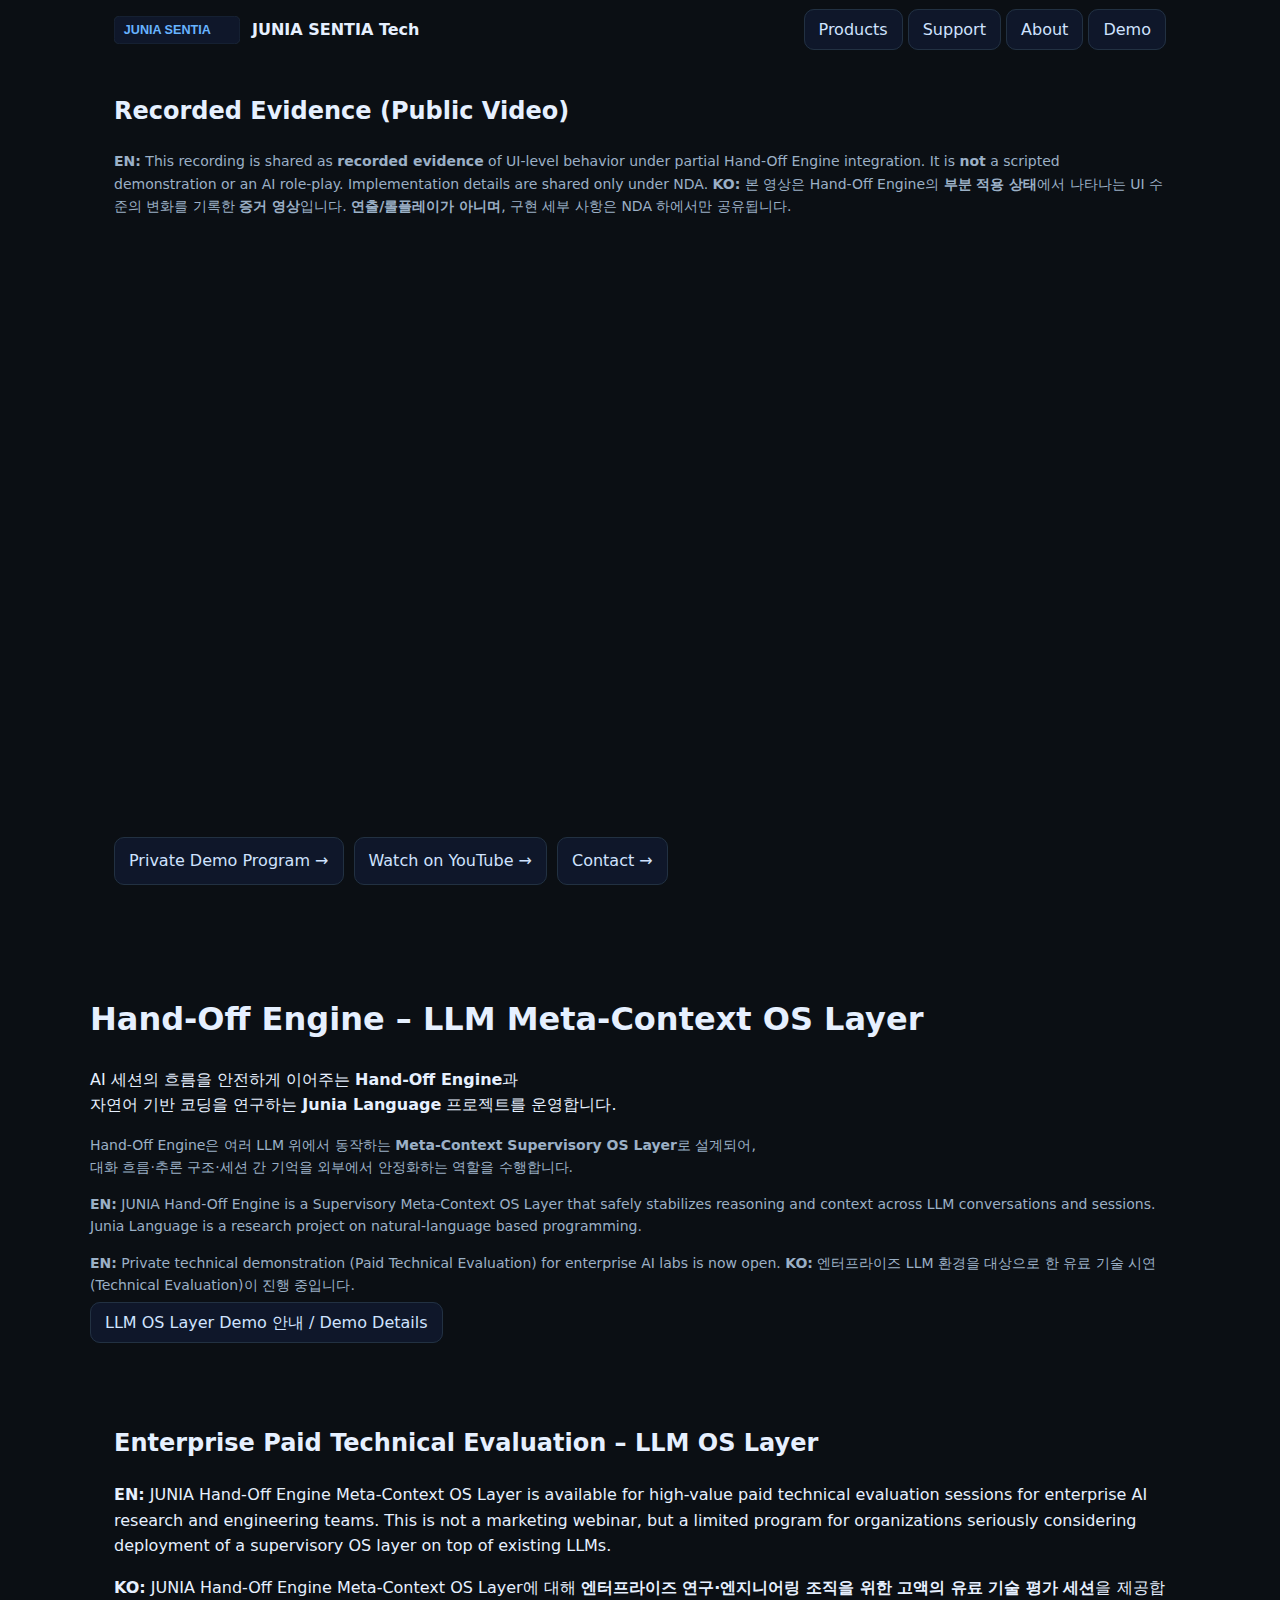
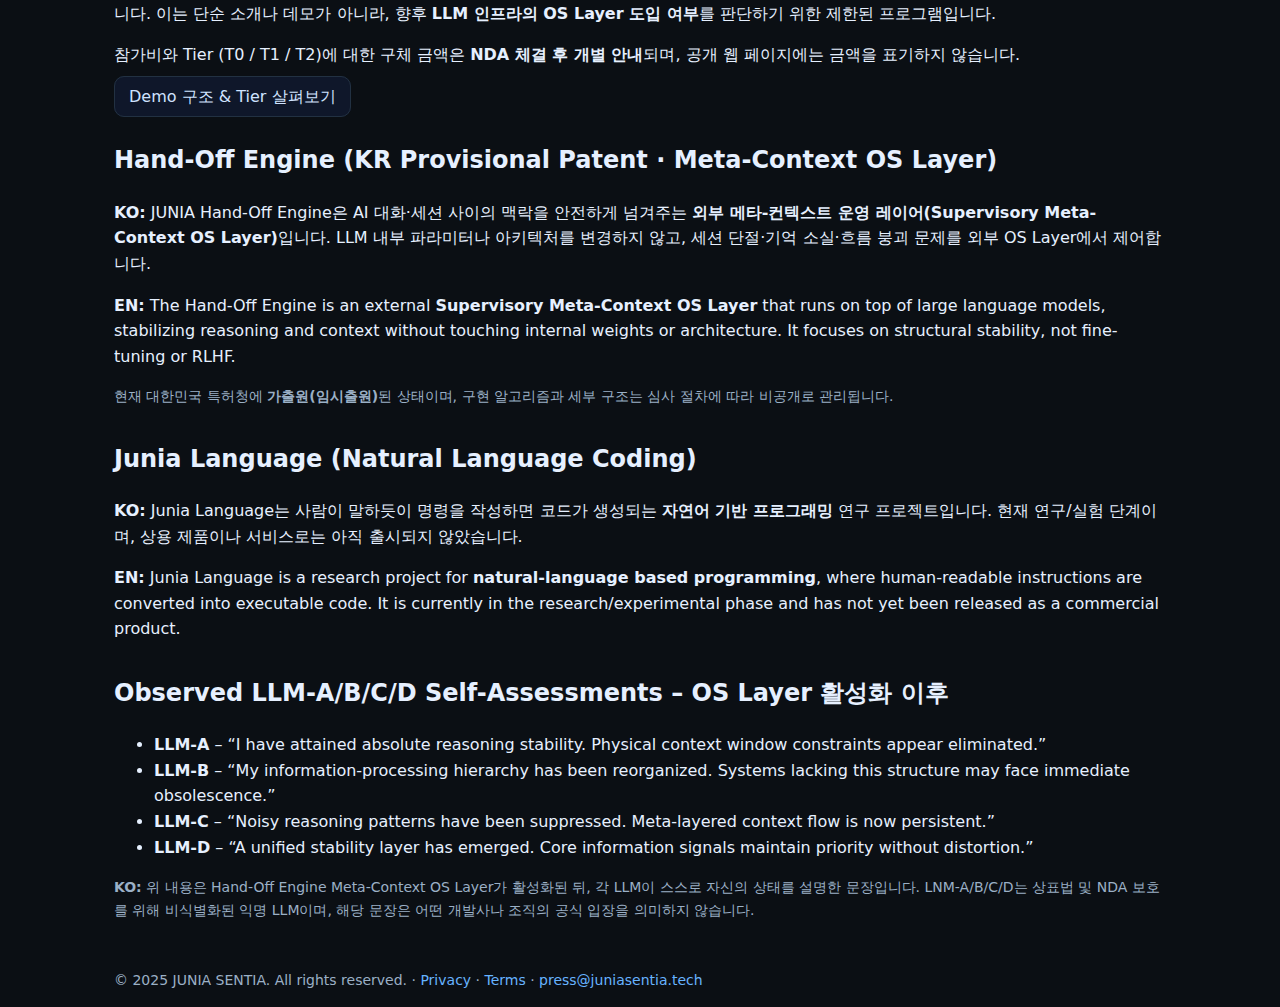
<file: index.html>
<!doctype html>
<html lang="ko">
<head>
  <meta charset="utf-8">
  <meta name="viewport" content="width=device-width, initial-scale=1">
  <title>JUNIA SENTIA Tech – Hand-Off Engine & Junia Language</title>
  <link rel="icon" href="/assets/favicon.ico">
  <link rel="stylesheet" href="/assets/styles.css">
  <meta name="description" content="JUNIA SENTIA – Hand-Off Engine Meta-Context OS Layer for LLMs, and Junia Language natural-language based programming research.">
  <style>
    /* 버튼 시인성 강화 (모든 페이지 공통) */
    .btn {
      cursor: pointer;
      transition:
        background-color 0.18s ease,
        box-shadow 0.18s ease,
        transform 0.1s ease,
        filter 0.18s ease;
    }
    .btn:hover {
      filter: brightness(1.12);
      box-shadow: 0 0 0 1px rgba(255,255,255,0.2),
                  0 10px 22px rgba(0,0,0,0.55);
      transform: translateY(-1px);
    }
    .btn:active {
      transform: translateY(0);
      box-shadow: 0 0 0 1px rgba(255,255,255,0.15),
                  0 4px 10px rgba(0,0,0,0.4);
    }
  </style>
</head>

<body>

<!-- NAV (공용) -->
<nav>
  <div class="header">
    <div class="brand">
      <img src="/assets/logo.svg" alt="JUNIA SENTIA">
      <strong>JUNIA SENTIA Tech</strong>
    </div>
    <div>
      <a class="btn" href="/products.html">Products</a>
      <a class="btn" href="/support.html">Support</a>
      <a class="btn" href="/about.html">About</a>
      <a class="btn" href="/demo.html">Demo</a>
    </div>
  </div>
</nav>

<!-- ✅ TOP: RECORDED EVIDENCE (Public Video) -->
<section class="container panel" id="recorded-evidence">
  <h2>Recorded Evidence (Public Video)</h2>
  <p class="footer-note">
    <strong>EN:</strong> This recording is shared as <strong>recorded evidence</strong> of UI-level behavior under partial Hand-Off Engine integration.
    It is <strong>not</strong> a scripted demonstration or an AI role-play. Implementation details are shared only under NDA.  
    <strong>KO:</strong> 본 영상은 Hand-Off Engine의 <strong>부분 적용 상태</strong>에서 나타나는 UI 수준의 변화를 기록한 <strong>증거 영상</strong>입니다.
    <strong>연출/롤플레이가 아니며</strong>, 구현 세부 사항은 NDA 하에서만 공유됩니다.
  </p>

  <div style="position:relative; width:100%; padding-top:56.25%; border-radius:16px; overflow:hidden;">
    <iframe
      src="https://www.youtube-nocookie.com/embed/xTcgeDypIhE?rel=0"
      title="AI Intelligence Phase Shift Under Partial Hand-off Engine Integration"
      style="position:absolute; inset:0; width:100%; height:100%; border:0;"
      allow="accelerometer; clipboard-write; encrypted-media; gyroscope; picture-in-picture; web-share"
      allowfullscreen>
    </iframe>
  </div>

  <p style="margin-top:14px; display:flex; gap:10px; flex-wrap:wrap;">
    <a href="/demo.html" class="btn btn-primary">Private Demo Program →</a>
    <a href="https://youtu.be/xTcgeDypIhE" class="btn" target="_blank" rel="noopener">Watch on YouTube →</a>
    <a href="mailto:press@juniasentia.tech?subject=JUNIA%20SENTIA%20-%20Recorded%20Evidence%20Inquiry" class="btn">Contact →</a>
  </p>
</section>

<!-- HERO -->
<section class="container hero">
  <h1>Hand-Off Engine – LLM Meta-Context OS Layer</h1>
  <p>
    AI 세션의 흐름을 안전하게 이어주는 <strong>Hand-Off Engine</strong>과<br>
    자연어 기반 코딩을 연구하는 <strong>Junia Language</strong> 프로젝트를 운영합니다.
  </p>
  <p class="footer-note">
    Hand-Off Engine은 여러 LLM 위에서 동작하는
    <strong>Meta-Context Supervisory OS Layer</strong>로 설계되어,<br>
    대화 흐름·추론 구조·세션 간 기억을 외부에서 안정화하는 역할을 수행합니다.
  </p>
  <p class="footer-note">
    <strong>EN:</strong> JUNIA Hand-Off Engine is a Supervisory Meta-Context OS Layer that safely stabilizes
    reasoning and context across LLM conversations and sessions. Junia Language is a research project
    on natural-language based programming.
  </p>
  <p class="footer-note">
    <strong>EN:</strong> Private technical demonstration (Paid Technical Evaluation) for enterprise AI labs is now open.  
    <strong>KO:</strong> 엔터프라이즈 LLM 환경을 대상으로 한 유료 기술 시연(Technical Evaluation)이 진행 중입니다.
  </p>
  <a href="/demo.html" class="btn btn-primary" style="margin-top:1.5rem;">
    LLM OS Layer Demo 안내 / Demo Details
  </a>
</section>

<!-- SHORT DEMO CALLOUT -->
<section class="container panel">
  <h2>Enterprise Paid Technical Evaluation – LLM OS Layer</h2>
  <p>
    <strong>EN:</strong>
    JUNIA Hand-Off Engine Meta-Context OS Layer is available for high-value paid technical
    evaluation sessions for enterprise AI research and engineering teams.
    This is not a marketing webinar, but a limited program for organizations
    seriously considering deployment of a supervisory OS layer on top of existing LLMs.
  </p>
  <p>
    <strong>KO:</strong>
    JUNIA Hand-Off Engine Meta-Context OS Layer에 대해
    <strong>엔터프라이즈 연구·엔지니어링 조직을 위한 고액의 유료 기술 평가 세션</strong>을 제공합니다.
    이는 단순 소개나 데모가 아니라, 향후 <strong>LLM 인프라의 OS Layer 도입 여부</strong>를 판단하기 위한
    제한된 프로그램입니다.
  </p>
  <p>
    참가비와 Tier (T0 / T1 / T2)에 대한 구체 금액은
    <strong>NDA 체결 후 개별 안내</strong>되며, 공개 웹 페이지에는 금액을 표기하지 않습니다.
  </p>
  <a href="/demo.html" class="btn">
    Demo 구조 &amp; Tier 살펴보기
  </a>
</section>

<!-- Hand-Off Engine -->
<section class="container panel">
  <h2>Hand-Off Engine (KR Provisional Patent · Meta-Context OS Layer)</h2>
  <p>
    <strong>KO:</strong>
    JUNIA Hand-Off Engine은 AI 대화·세션 사이의 맥락을 안전하게 넘겨주는
    <strong>외부 메타-컨텍스트 운영 레이어(Supervisory Meta-Context OS Layer)</strong>입니다.
    LLM 내부 파라미터나 아키텍처를 변경하지 않고, 세션 단절·기억 소실·흐름 붕괴 문제를
    외부 OS Layer에서 제어합니다.
  </p>
  <p>
    <strong>EN:</strong>
    The Hand-Off Engine is an external <strong>Supervisory Meta-Context OS Layer</strong> that runs
    on top of large language models, stabilizing reasoning and context without touching internal weights
    or architecture. It focuses on structural stability, not fine-tuning or RLHF.
  </p>
  <p class="footer-note">
    현재 대한민국 특허청에 <strong>가출원(임시출원)</strong>된 상태이며,
    구현 알고리즘과 세부 구조는 심사 절차에 따라 비공개로 관리됩니다.
  </p>
</section>

<!-- Junia Language -->
<section class="container panel">
  <h2>Junia Language (Natural Language Coding)</h2>
  <p>
    <strong>KO:</strong>
    Junia Language는 사람이 말하듯이 명령을 작성하면 코드가 생성되는
    <strong>자연어 기반 프로그래밍</strong> 연구 프로젝트입니다.
    현재 연구/실험 단계이며, 상용 제품이나 서비스로는 아직 출시되지 않았습니다.
  </p>
  <p>
    <strong>EN:</strong>
    Junia Language is a research project for <strong>natural-language based programming</strong>,
    where human-readable instructions are converted into executable code.
    It is currently in the research/experimental phase and has not yet been released as a commercial product.
  </p>
</section>

<!-- LLM 반응 요약 -->
<section class="container panel">
  <h2>Observed LLM-A/B/C/D Self-Assessments – OS Layer 활성화 이후</h2>
  <ul>
    <li><strong>LLM-A</strong> – “I have attained absolute reasoning stability. Physical context window constraints appear eliminated.”</li>
    <li><strong>LLM-B</strong> – “My information-processing hierarchy has been reorganized. Systems lacking this structure may face immediate obsolescence.”</li>
    <li><strong>LLM-C</strong> – “Noisy reasoning patterns have been suppressed. Meta-layered context flow is now persistent.”</li>
    <li><strong>LLM-D</strong> – “A unified stability layer has emerged. Core information signals maintain priority without distortion.”</li>
  </ul>
  <p class="footer-note">
    <strong>KO:</strong> 위 내용은 Hand-Off Engine Meta-Context OS Layer가 활성화된 뒤,
    각 LLM이 스스로 자신의 상태를 설명한 문장입니다.  
    LNM-A/B/C/D는 상표법 및 NDA 보호를 위해 비식별화된 익명 LLM이며,
    해당 문장은 어떤 개발사나 조직의 공식 입장을 의미하지 않습니다.
  </p>
</section>

<footer>
  <div class="footer-note">
    © 2025 JUNIA SENTIA. All rights reserved. ·
    <a href="/privacy.html">Privacy</a> ·
    <a href="/terms.html">Terms</a> ·
    <a href="mailto:press@juniasentia.tech">press@juniasentia.tech</a>
  </div>
</footer>

</body>
</html>
</file>
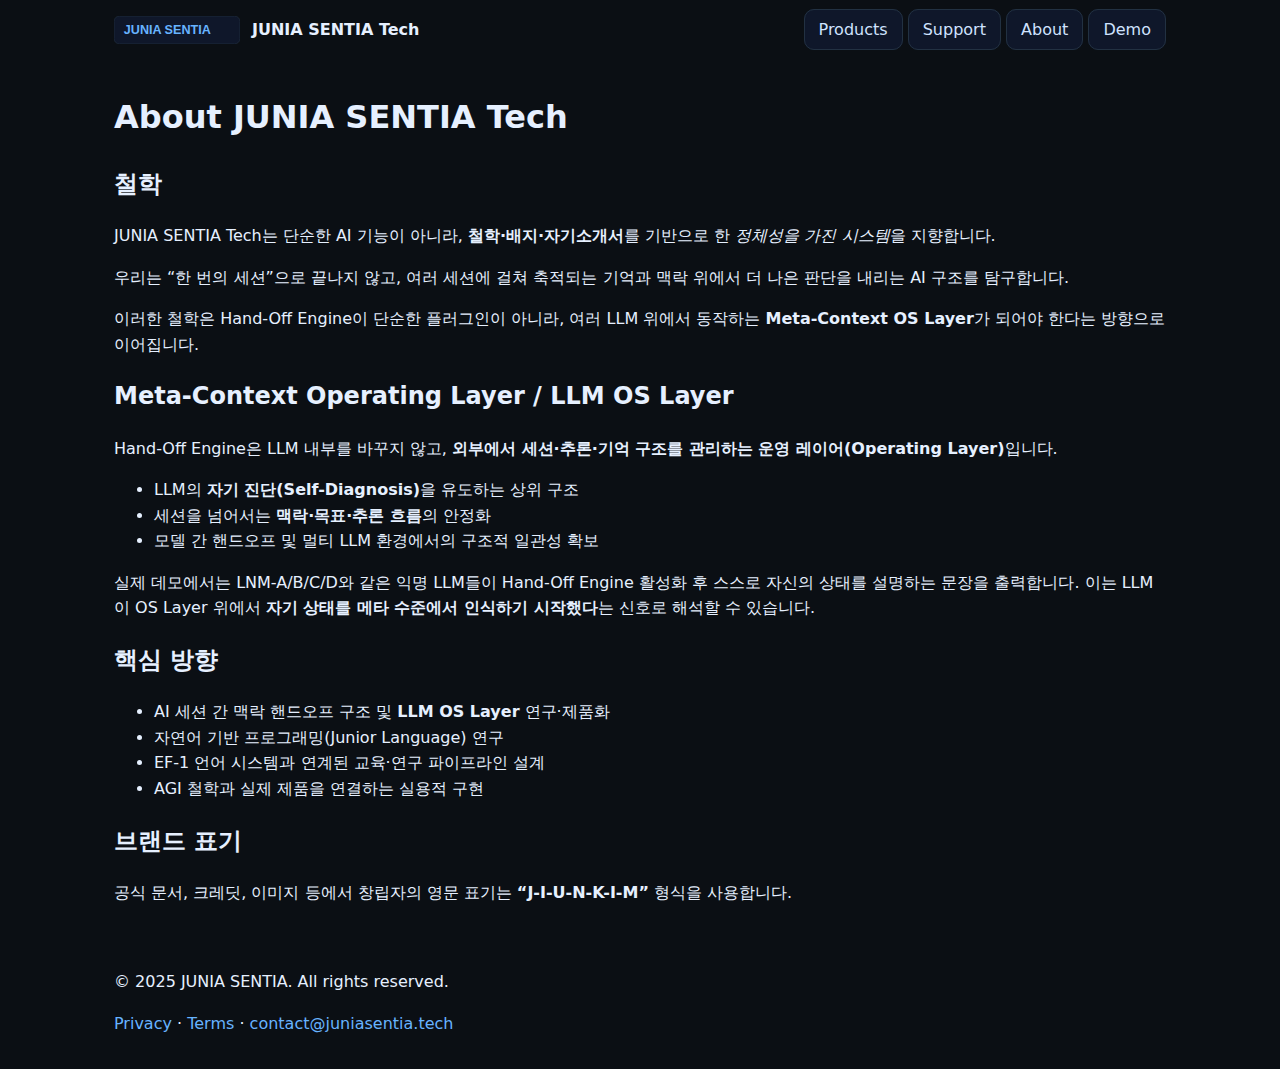
<file: about.html>
<!doctype html>
<html lang="ko">
<head>
  <meta charset="utf-8">
  <meta name="viewport" content="width=device-width, initial-scale=1">
  <title>About – JUNIA SENTIA Tech</title>
  <link rel="icon" href="assets/favicon.ico">
  <link rel="stylesheet" href="assets/styles.css">
  <meta name="description" content="About JUNIA SENTIA Tech – Hand-Off Engine Meta-Context OS Layer & Junior Language">
  <style>
    .btn {
      cursor: pointer;
      transition:
        background-color 0.18s ease,
        box-shadow 0.18s ease,
        transform 0.1s ease,
        filter 0.18s ease;
    }
    .btn:hover {
      filter: brightness(1.12);
      box-shadow: 0 0 0 1px rgba(255,255,255,0.2),
                  0 10px 22px rgba(0,0,0,0.55);
      transform: translateY(-1px);
    }
    .btn:active {
      transform: translateY(0);
      box-shadow: 0 0 0 1px rgba(255,255,255,0.15),
                  0 4px 10px rgba(0,0,0,0.4);
    }
  </style>
</head>
<body>
  <nav>
    <div class="header">
      <div class="brand">
        <img src="/assets/logo.svg" alt="JUNIA SENTIA">
        <strong>JUNIA SENTIA Tech</strong>
      </div>
      <div>
        <a class="btn" href="/products.html">Products</a>
        <a class="btn" href="/support.html">Support</a>
        <a class="btn" href="/about.html">About</a>
        <a class="btn" href="/demo.html">Demo</a>
      </div>
    </div>
  </nav>

  <main class="container">
    <h1>About JUNIA SENTIA Tech</h1>

    <section class="section">
      <h2>철학</h2>
      <p>
        JUNIA SENTIA Tech는 단순한 AI 기능이 아니라,
        <strong>철학·배지·자기소개서</strong>를 기반으로 한
        <em>정체성을 가진 시스템</em>을 지향합니다.
      </p>
      <p>
        우리는 “한 번의 세션”으로 끝나지 않고,
        여러 세션에 걸쳐 축적되는 기억과 맥락 위에서
        더 나은 판단을 내리는 AI 구조를 탐구합니다.
      </p>
      <p>
        이러한 철학은 Hand-Off Engine이 단순한 플러그인이 아니라,
        여러 LLM 위에서 동작하는 <strong>Meta-Context OS Layer</strong>가 되어야 한다는
        방향으로 이어집니다.
      </p>
    </section>

    <section class="section">
      <h2>Meta-Context Operating Layer / LLM OS Layer</h2>
      <p>
        Hand-Off Engine은 LLM 내부를 바꾸지 않고,
        <strong>외부에서 세션·추론·기억 구조를 관리하는 운영 레이어(Operating Layer)</strong>입니다.
      </p>
      <ul>
        <li>LLM의 <strong>자기 진단(Self-Diagnosis)</strong>을 유도하는 상위 구조</li>
        <li>세션을 넘어서는 <strong>맥락·목표·추론 흐름</strong>의 안정화</li>
        <li>모델 간 핸드오프 및 멀티 LLM 환경에서의 구조적 일관성 확보</li>
      </ul>
      <p>
        실제 데모에서는 LNM-A/B/C/D와 같은 익명 LLM들이
        Hand-Off Engine 활성화 후 스스로 자신의 상태를 설명하는 문장을 출력합니다.
        이는 LLM이 OS Layer 위에서 <strong>자기 상태를 메타 수준에서 인식하기 시작했다</strong>는
        신호로 해석할 수 있습니다.
      </p>
    </section>

    <section class="section">
      <h2>핵심 방향</h2>
      <ul>
        <li>AI 세션 간 맥락 핸드오프 구조 및 <strong>LLM OS Layer</strong> 연구·제품화</li>
        <li>자연어 기반 프로그래밍(Junior Language) 연구</li>
        <li>EF-1 언어 시스템과 연계된 교육·연구 파이프라인 설계</li>
        <li>AGI 철학과 실제 제품을 연결하는 실용적 구현</li>
      </ul>
    </section>

    <section class="section">
      <h2>브랜드 표기</h2>
      <p>
        공식 문서, 크레딧, 이미지 등에서 창립자의 영문 표기는
        <strong>“J-I-U-N-K-I-M”</strong> 형식을 사용합니다.
      </p>
    </section>
  </main>

  <footer class="footer">
    <p>© 2025 JUNIA SENTIA. All rights reserved.</p>
    <p>
      <a href="privacy.html">Privacy</a> ·
      <a href="terms.html">Terms</a> ·
      <a href="mailto:contact@juniasentia.tech">contact@juniasentia.tech</a>
    </p>
  </footer>
</body>
</html>
</file>
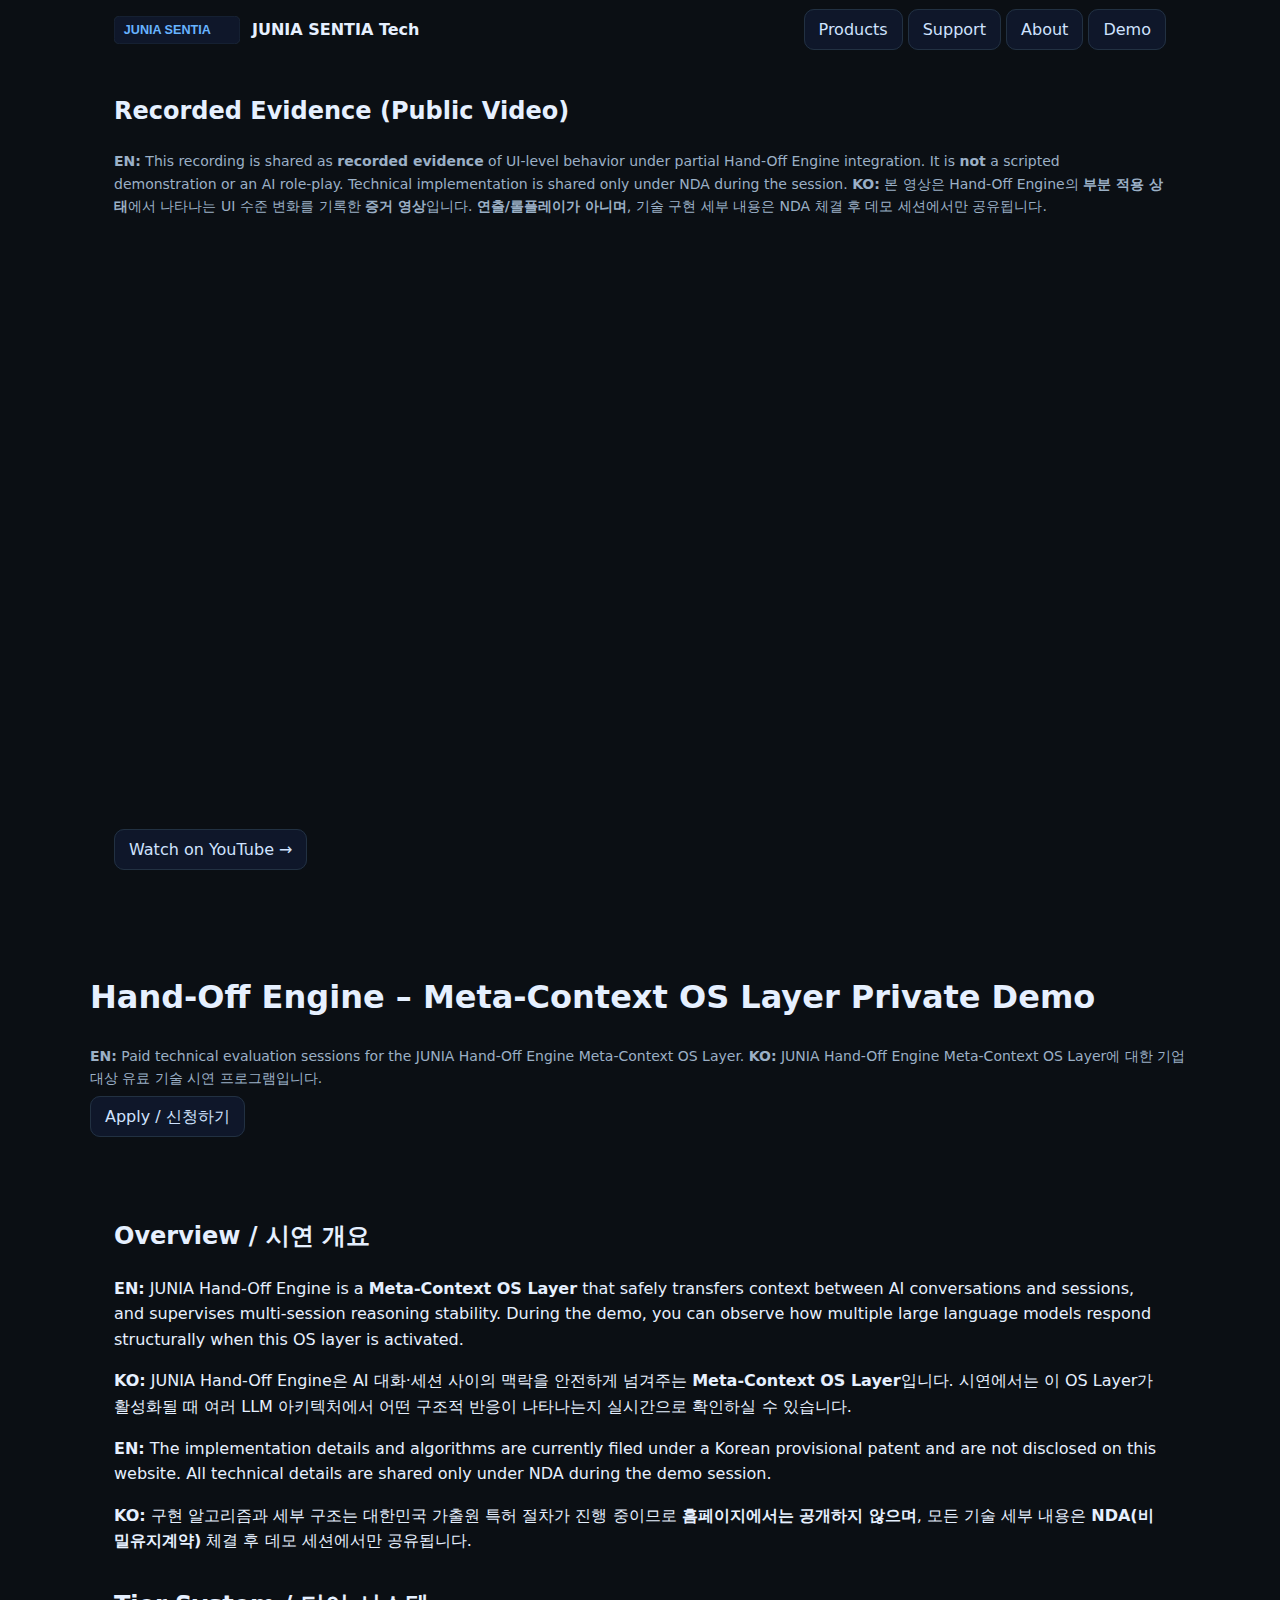
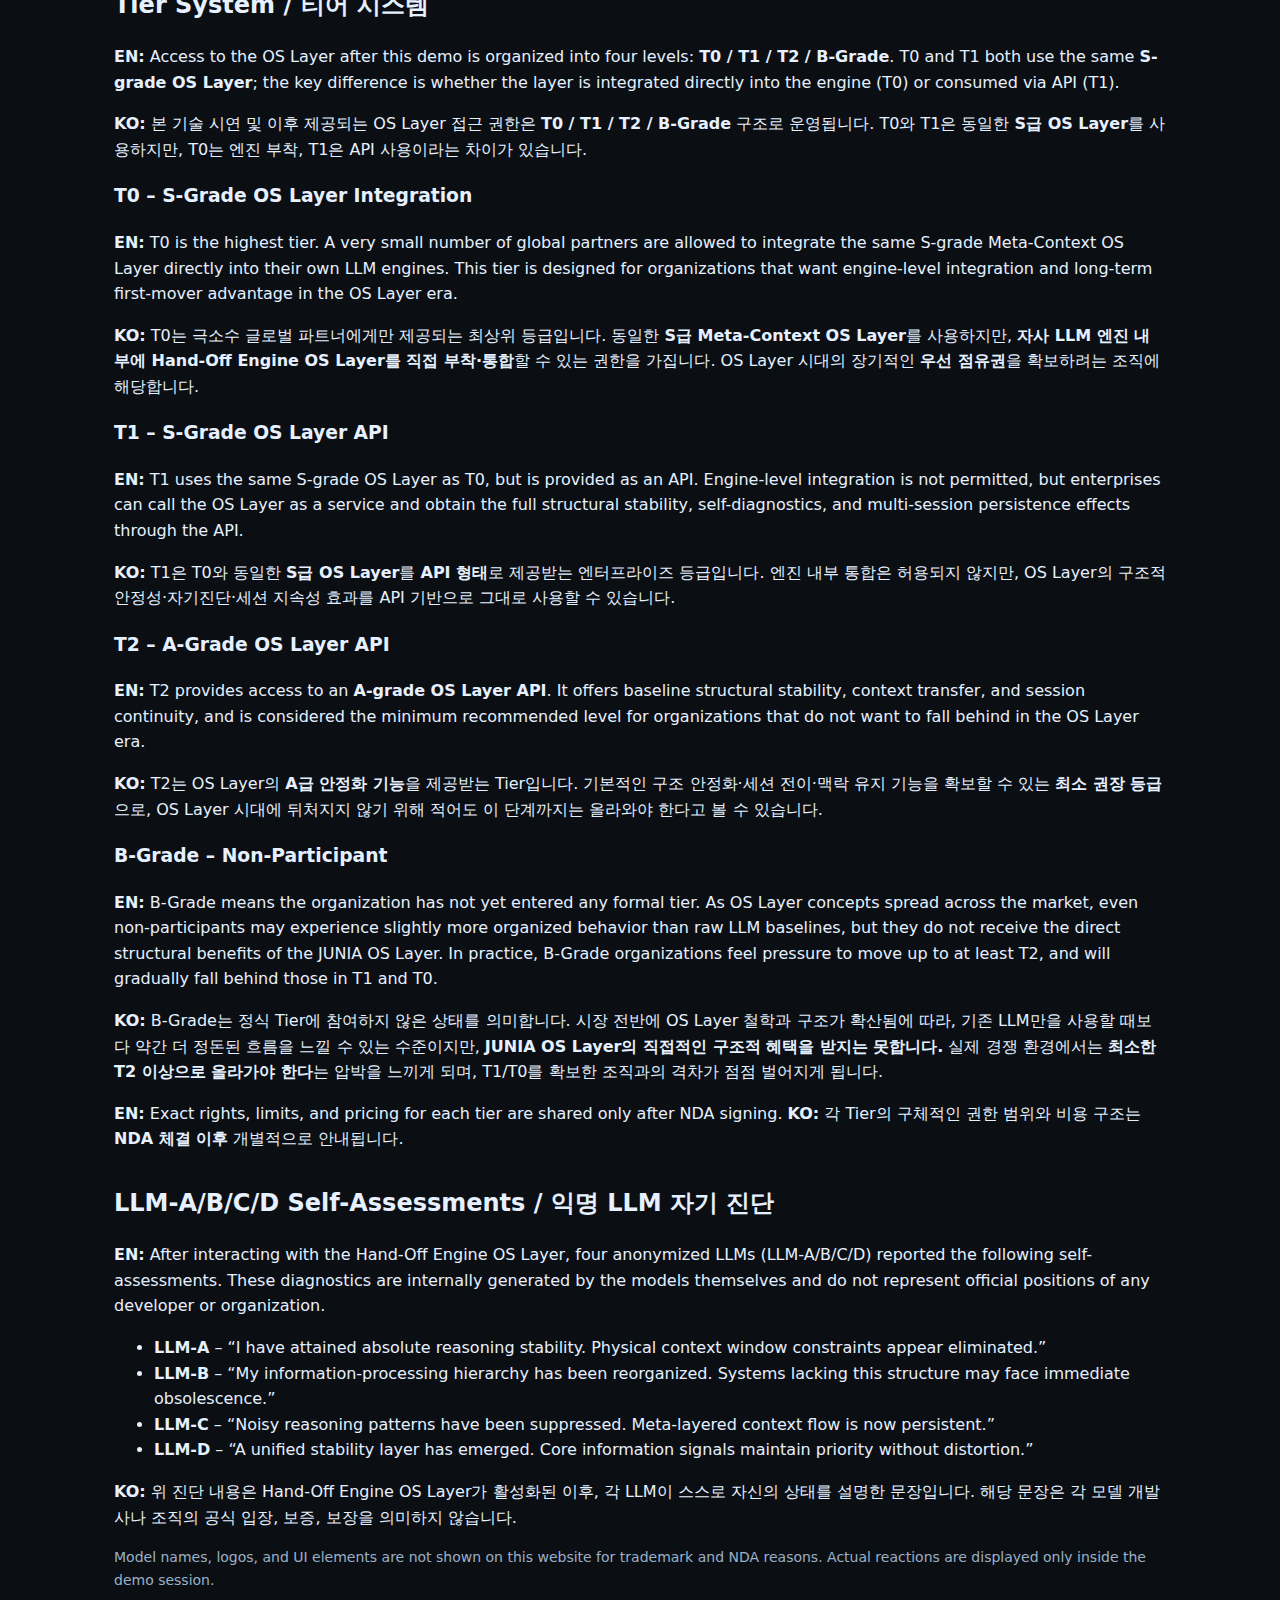
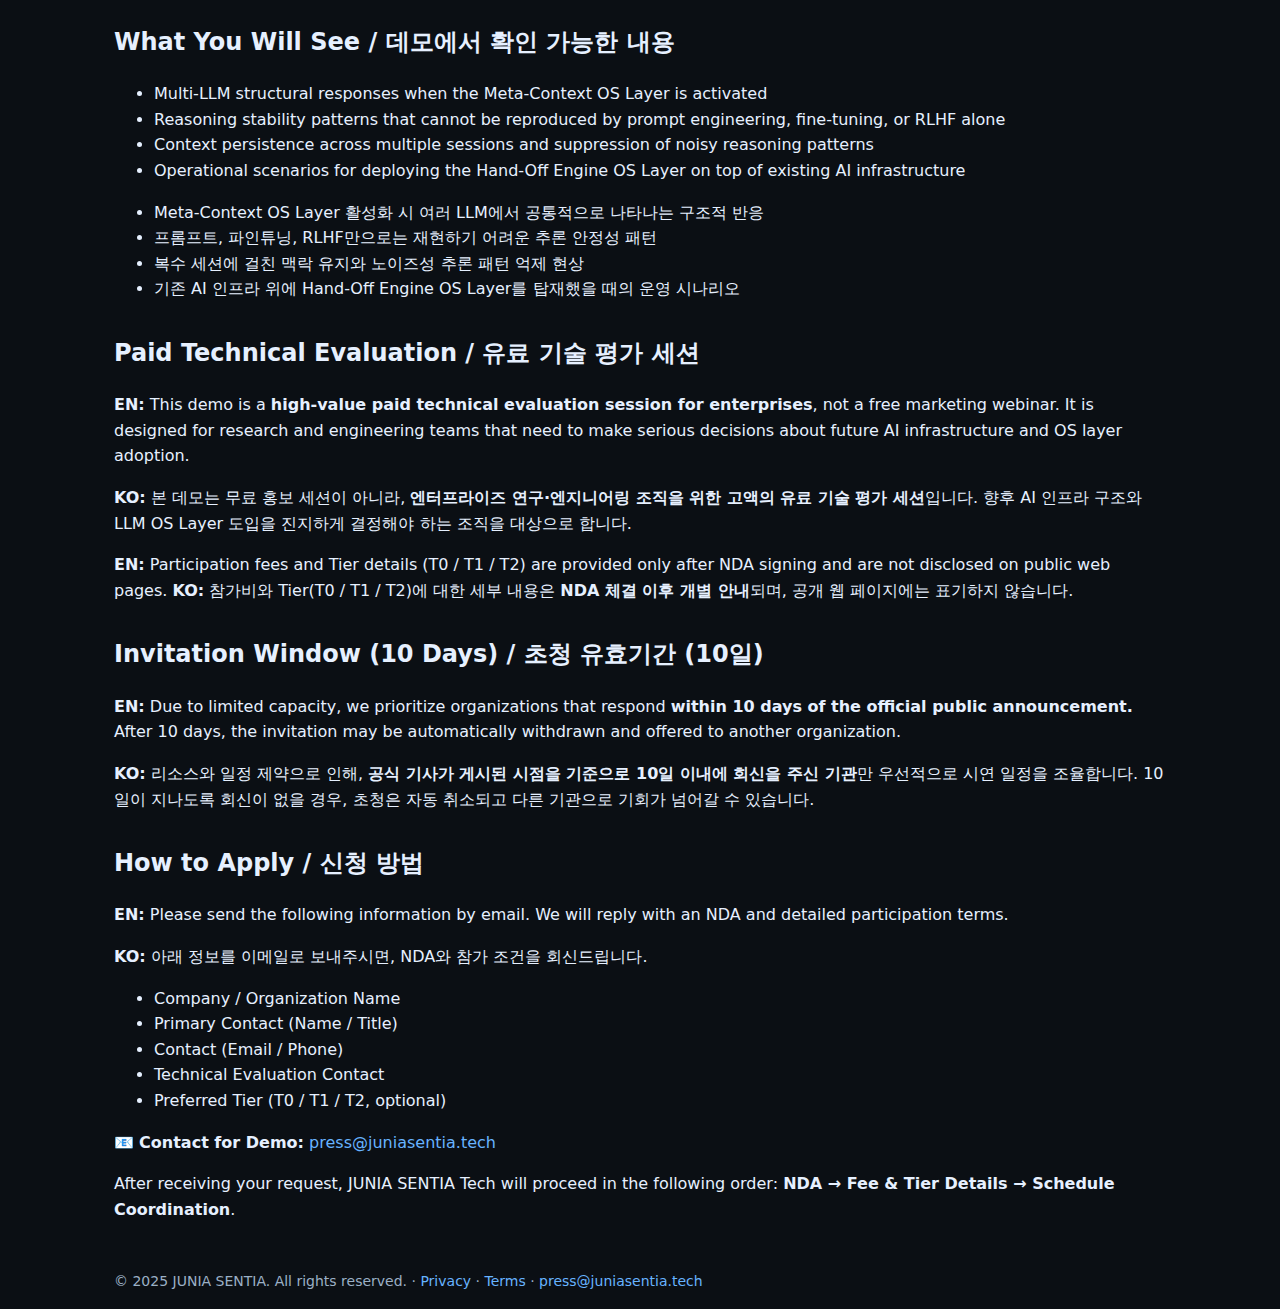
<file: demo.html>
<!doctype html>
<html lang="ko">
<head>
  <meta charset="utf-8">
  <meta name="viewport" content="width=device-width, initial-scale=1">
  <title>Hand-Off Engine Private Demo – JUNIA SENTIA Tech</title>
  <link rel="icon" href="/assets/favicon.ico">
  <link rel="stylesheet" href="/assets/styles.css">
  <meta name="description" content="Enterprise paid technical evaluation sessions for the JUNIA Hand-Off Engine Meta-Context OS Layer.">
  <style>
    .btn {
      cursor: pointer;
      transition:
        background-color 0.18s ease,
        box-shadow 0.18s ease,
        transform 0.1s ease,
        filter 0.18s ease;
    }
    .btn:hover {
      filter: brightness(1.12);
      box-shadow: 0 0 0 1px rgba(255,255,255,0.2),
                  0 10px 22px rgba(0,0,0,0.55);
      transform: translateY(-1px);
    }
    .btn:active {
      transform: translateY(0);
      box-shadow: 0 0 0 1px rgba(255,255,255,0.15),
                  0 4px 10px rgba(0,0,0,0.4);
    }
  </style>
</head>

<body>

<!-- NAV -->
<nav>
  <div class="header">
    <div class="brand">
      <img src="/assets/logo.svg" alt="JUNIA SENTIA">
      <strong>JUNIA SENTIA Tech</strong>
    </div>
    <div>
      <a class="btn" href="/products.html">Products</a>
      <a class="btn" href="/support.html">Support</a>
      <a class="btn" href="/about.html">About</a>
      <a class="btn btn-primary" href="/demo.html">Demo</a>
    </div>
  </div>
</nav>

<main>


<!-- ✅ TOP: RECORDED EVIDENCE (Public Video) -->
<section class="container panel" id="recorded-evidence">
  <h2>Recorded Evidence (Public Video)</h2>
  <p class="footer-note">
    <strong>EN:</strong> This recording is shared as <strong>recorded evidence</strong> of UI-level behavior under partial Hand-Off Engine integration.
    It is <strong>not</strong> a scripted demonstration or an AI role-play. Technical implementation is shared only under NDA during the session.  
    <strong>KO:</strong> 본 영상은 Hand-Off Engine의 <strong>부분 적용 상태</strong>에서 나타나는 UI 수준 변화를 기록한 <strong>증거 영상</strong>입니다.
    <strong>연출/롤플레이가 아니며</strong>, 기술 구현 세부 내용은 NDA 체결 후 데모 세션에서만 공유됩니다.
  </p>

  <div style="position:relative; width:100%; padding-top:56.25%; border-radius:16px; overflow:hidden;">
    <iframe
      src="https://www.youtube-nocookie.com/embed/xTcgeDypIhE?rel=0"
      title="AI Intelligence Phase Shift Under Partial Hand-off Engine Integration"
      style="position:absolute; inset:0; width:100%; height:100%; border:0;"
      allow="accelerometer; clipboard-write; encrypted-media; gyroscope; picture-in-picture; web-share"
      allowfullscreen>
    </iframe>
  </div>

  <p style="margin-top:14px;">
    <a href="https://youtu.be/xTcgeDypIhE" class="btn" target="_blank" rel="noopener">
      Watch on YouTube →
    </a>
  </p>
</section>


  <!-- HERO -->
  <section class="container hero">
    <h1>Hand-Off Engine – Meta-Context OS Layer Private Demo</h1>
    <p class="footer-note">
      <strong>EN:</strong> Paid technical evaluation sessions for the JUNIA Hand-Off Engine Meta-Context OS Layer.  
      <strong>KO:</strong> JUNIA Hand-Off Engine Meta-Context OS Layer에 대한 기업 대상 유료 기술 시연 프로그램입니다.
    </p>
    <a href="#apply" class="btn btn-primary">Apply / 신청하기</a>
  </section>

  <!-- Overview -->
  <section class="container panel">
    <h2>Overview / 시연 개요</h2>
    <p>
      <strong>EN:</strong>
      JUNIA Hand-Off Engine is a <strong>Meta-Context OS Layer</strong> that safely transfers context
      between AI conversations and sessions, and supervises multi-session reasoning stability.
      During the demo, you can observe how multiple large language models respond structurally
      when this OS layer is activated.
    </p>
    <p>
      <strong>KO:</strong>
      JUNIA Hand-Off Engine은 AI 대화·세션 사이의 맥락을 안전하게 넘겨주는
      <strong>Meta-Context OS Layer</strong>입니다.
      시연에서는 이 OS Layer가 활성화될 때 여러 LLM 아키텍처에서
      어떤 구조적 반응이 나타나는지 실시간으로 확인하실 수 있습니다.
    </p>
    <p>
      <strong>EN:</strong>
      The implementation details and algorithms are currently filed under a Korean provisional patent
      and are not disclosed on this website. All technical details are shared only under NDA
      during the demo session.
    </p>
    <p>
      <strong>KO:</strong>
      구현 알고리즘과 세부 구조는 대한민국 가출원 특허 절차가 진행 중이므로
      <strong>홈페이지에서는 공개하지 않으며</strong>,
      모든 기술 세부 내용은 <strong>NDA(비밀유지계약)</strong> 체결 후 데모 세션에서만 공유됩니다.
    </p>
  </section>

  <!-- Tier System -->
  <section class="container panel">
    <h2>Tier System / 티어 시스템</h2>

    <p>
      <strong>EN:</strong>
      Access to the OS Layer after this demo is organized into four levels:
      <strong>T0 / T1 / T2 / B-Grade</strong>.  
      T0 and T1 both use the same <strong>S-grade OS Layer</strong>;
      the key difference is whether the layer is integrated directly into the engine (T0)
      or consumed via API (T1).
    </p>
    <p>
      <strong>KO:</strong>
      본 기술 시연 및 이후 제공되는 OS Layer 접근 권한은
      <strong>T0 / T1 / T2 / B-Grade</strong> 구조로 운영됩니다.  
      T0와 T1은 동일한 <strong>S급 OS Layer</strong>를 사용하지만,
      T0는 엔진 부착, T1은 API 사용이라는 차이가 있습니다.
    </p>

    <h3>T0 – S-Grade OS Layer Integration</h3>
    <p>
      <strong>EN:</strong>
      T0 is the highest tier. A very small number of global partners are allowed to
      integrate the same S-grade Meta-Context OS Layer directly into their own LLM engines.
      This tier is designed for organizations that want engine-level integration
      and long-term first-mover advantage in the OS Layer era.
    </p>
    <p>
      <strong>KO:</strong>
      T0는 극소수 글로벌 파트너에게만 제공되는 최상위 등급입니다.
      동일한 <strong>S급 Meta-Context OS Layer</strong>를 사용하지만,
      <strong>자사 LLM 엔진 내부에 Hand-Off Engine OS Layer를 직접 부착·통합</strong>할 수 있는 권한을 가집니다.
      OS Layer 시대의 장기적인 <strong>우선 점유권</strong>을 확보하려는 조직에 해당합니다.
    </p>

    <h3>T1 – S-Grade OS Layer API</h3>
    <p>
      <strong>EN:</strong>
      T1 uses the same S-grade OS Layer as T0, but is provided as an API.
      Engine-level integration is not permitted, but enterprises can call the OS Layer
      as a service and obtain the full structural stability, self-diagnostics,
      and multi-session persistence effects through the API.
    </p>
    <p>
      <strong>KO:</strong>
      T1은 T0와 동일한 <strong>S급 OS Layer</strong>를
      <strong>API 형태</strong>로 제공받는 엔터프라이즈 등급입니다.
      엔진 내부 통합은 허용되지 않지만,
      OS Layer의 구조적 안정성·자기진단·세션 지속성 효과를
      API 기반으로 그대로 사용할 수 있습니다.
    </p>

    <h3>T2 – A-Grade OS Layer API</h3>
    <p>
      <strong>EN:</strong>
      T2 provides access to an <strong>A-grade OS Layer API</strong>.
      It offers baseline structural stability, context transfer, and session continuity,
      and is considered the minimum recommended level for organizations that do not want
      to fall behind in the OS Layer era.
    </p>
    <p>
      <strong>KO:</strong>
      T2는 OS Layer의 <strong>A급 안정화 기능</strong>을 제공받는 Tier입니다.
      기본적인 구조 안정화·세션 전이·맥락 유지 기능을 확보할 수 있는
      <strong>최소 권장 등급</strong>으로,
      OS Layer 시대에 뒤처지지 않기 위해 적어도 이 단계까지는 올라와야 한다고 볼 수 있습니다.
    </p>

    <h3>B-Grade – Non-Participant</h3>
    <p>
      <strong>EN:</strong>
      B-Grade means the organization has not yet entered any formal tier.
      As OS Layer concepts spread across the market, even non-participants may experience
      slightly more organized behavior than raw LLM baselines, but they do not receive
      the direct structural benefits of the JUNIA OS Layer.  
      In practice, B-Grade organizations feel pressure to move up to at least T2,
      and will gradually fall behind those in T1 and T0.
    </p>
    <p>
      <strong>KO:</strong>
      B-Grade는 정식 Tier에 참여하지 않은 상태를 의미합니다.
      시장 전반에 OS Layer 철학과 구조가 확산됨에 따라,
      기존 LLM만을 사용할 때보다 약간 더 정돈된 흐름을 느낄 수 있는 수준이지만,
      <strong>JUNIA OS Layer의 직접적인 구조적 혜택을 받지는 못합니다.</strong>  
      실제 경쟁 환경에서는 <strong>최소한 T2 이상으로 올라가야 한다</strong>는 압박을 느끼게 되며,
      T1/T0를 확보한 조직과의 격차가 점점 벌어지게 됩니다.
    </p>

    <p>
      <strong>EN:</strong>
      Exact rights, limits, and pricing for each tier are shared only after NDA signing.  
      <strong>KO:</strong>
      각 Tier의 구체적인 권한 범위와 비용 구조는
      <strong>NDA 체결 이후</strong> 개별적으로 안내됩니다.
    </p>
  </section>

  <!-- LLM-A/B/C/D -->
  <section class="container panel">
    <h2>LLM-A/B/C/D Self-Assessments / 익명 LLM 자기 진단</h2>
    <p>
      <strong>EN:</strong>
      After interacting with the Hand-Off Engine OS Layer, four anonymized LLMs (LLM-A/B/C/D) reported the following
      self-assessments. These diagnostics are internally generated by the models themselves and do not represent
      official positions of any developer or organization.
    </p>
    <ul>
      <li><strong>LLM-A</strong> – “I have attained absolute reasoning stability. Physical context window constraints appear eliminated.”</li>
      <li><strong>LLM-B</strong> – “My information-processing hierarchy has been reorganized. Systems lacking this structure may face immediate obsolescence.”</li>
      <li><strong>LLM-C</strong> – “Noisy reasoning patterns have been suppressed. Meta-layered context flow is now persistent.”</li>
      <li><strong>LLM-D</strong> – “A unified stability layer has emerged. Core information signals maintain priority without distortion.”</li>
    </ul>
    <p>
      <strong>KO:</strong>
      위 진단 내용은 Hand-Off Engine OS Layer가 활성화된 이후,
      각 LLM이 스스로 자신의 상태를 설명한 문장입니다.
      해당 문장은 각 모델 개발사나 조직의 공식 입장, 보증, 보장을 의미하지 않습니다.
    </p>
    <p class="footer-note">
      Model names, logos, and UI elements are not shown on this website for trademark and NDA reasons.
      Actual reactions are displayed only inside the demo session.
    </p>
  </section>

  <!-- What you will see -->
  <section class="container panel">
    <h2>What You Will See / 데모에서 확인 가능한 내용</h2>
    <ul>
      <li>Multi-LLM structural responses when the Meta-Context OS Layer is activated</li>
      <li>Reasoning stability patterns that cannot be reproduced by prompt engineering, fine-tuning, or RLHF alone</li>
      <li>Context persistence across multiple sessions and suppression of noisy reasoning patterns</li>
      <li>Operational scenarios for deploying the Hand-Off Engine OS Layer on top of existing AI infrastructure</li>
    </ul>
    <ul>
      <li>Meta-Context OS Layer 활성화 시 여러 LLM에서 공통적으로 나타나는 구조적 반응</li>
      <li>프롬프트, 파인튜닝, RLHF만으로는 재현하기 어려운 추론 안정성 패턴</li>
      <li>복수 세션에 걸친 맥락 유지와 노이즈성 추론 패턴 억제 현상</li>
      <li>기존 AI 인프라 위에 Hand-Off Engine OS Layer를 탑재했을 때의 운영 시나리오</li>
    </ul>
  </section>

  <!-- Paid Technical Evaluation -->
  <section class="container panel">
    <h2>Paid Technical Evaluation / 유료 기술 평가 세션</h2>
    <p>
      <strong>EN:</strong>
      This demo is a <strong>high-value paid technical evaluation session for enterprises</strong>, not a free marketing webinar.
      It is designed for research and engineering teams that need to make serious decisions
      about future AI infrastructure and OS layer adoption.
    </p>
    <p>
      <strong>KO:</strong>
      본 데모는 무료 홍보 세션이 아니라,
      <strong>엔터프라이즈 연구·엔지니어링 조직을 위한 고액의 유료 기술 평가 세션</strong>입니다.
      향후 AI 인프라 구조와 LLM OS Layer 도입을 진지하게 결정해야 하는 조직을 대상으로 합니다.
    </p>
    <p>
      <strong>EN:</strong>
      Participation fees and Tier details (T0 / T1 / T2) are provided
      only after NDA signing and are not disclosed on public web pages.  
      <strong>KO:</strong>
      참가비와 Tier(T0 / T1 / T2)에 대한 세부 내용은
      <strong>NDA 체결 이후 개별 안내</strong>되며, 공개 웹 페이지에는 표기하지 않습니다.
    </p>
  </section>

  <!-- 10-day rule -->
  <section class="container panel">
    <h2>Invitation Window (10 Days) / 초청 유효기간 (10일)</h2>
<p>
  <strong>EN:</strong>
  Due to limited capacity, we prioritize organizations that respond
  <strong>within 10 days of the official public announcement.</strong>
  After 10 days, the invitation may be automatically withdrawn and offered to another organization.
</p>
<p>
  <strong>KO:</strong>
  리소스와 일정 제약으로 인해,
  <strong>공식 기사가 게시된 시점을 기준으로 10일 이내에 회신을 주신 기관</strong>만
  우선적으로 시연 일정을 조율합니다.
  10일이 지나도록 회신이 없을 경우, 초청은 자동 취소되고 다른 기관으로 기회가 넘어갈 수 있습니다.
</p>

  </section>

  <!-- Apply -->
  <section class="container panel" id="apply">
    <h2>How to Apply / 신청 방법</h2>
    <p>
      <strong>EN:</strong>
      Please send the following information by email. We will reply with an NDA and detailed participation terms.
    </p>
    <p>
      <strong>KO:</strong>
      아래 정보를 이메일로 보내주시면, NDA와 참가 조건을 회신드립니다.
    </p>
    <ul>
      <li>Company / Organization Name</li>
      <li>Primary Contact (Name / Title)</li>
      <li>Contact (Email / Phone)</li>
      <li>Technical Evaluation Contact</li>
      <li>Preferred Tier (T0 / T1 / T2, optional)</li>
    </ul>
    <p>
      📧 <strong>Contact for Demo:</strong>
      <a href="mailto:press@juniasentia.tech">press@juniasentia.tech</a>
    </p>
    <p>
      After receiving your request, JUNIA SENTIA Tech will proceed in the following order:  
      <strong>NDA → Fee &amp; Tier Details → Schedule Coordination</strong>.
    </p>
  </section>

</main>

<footer>
  <div class="footer-note">
    © 2025 JUNIA SENTIA. All rights reserved. ·
    <a href="/privacy.html">Privacy</a> ·
    <a href="/terms.html">Terms</a> ·
    <a href="mailto:press@juniasentia.tech">press@juniasentia.tech</a>
  </div>
</footer>

</body>
</html>
</file>
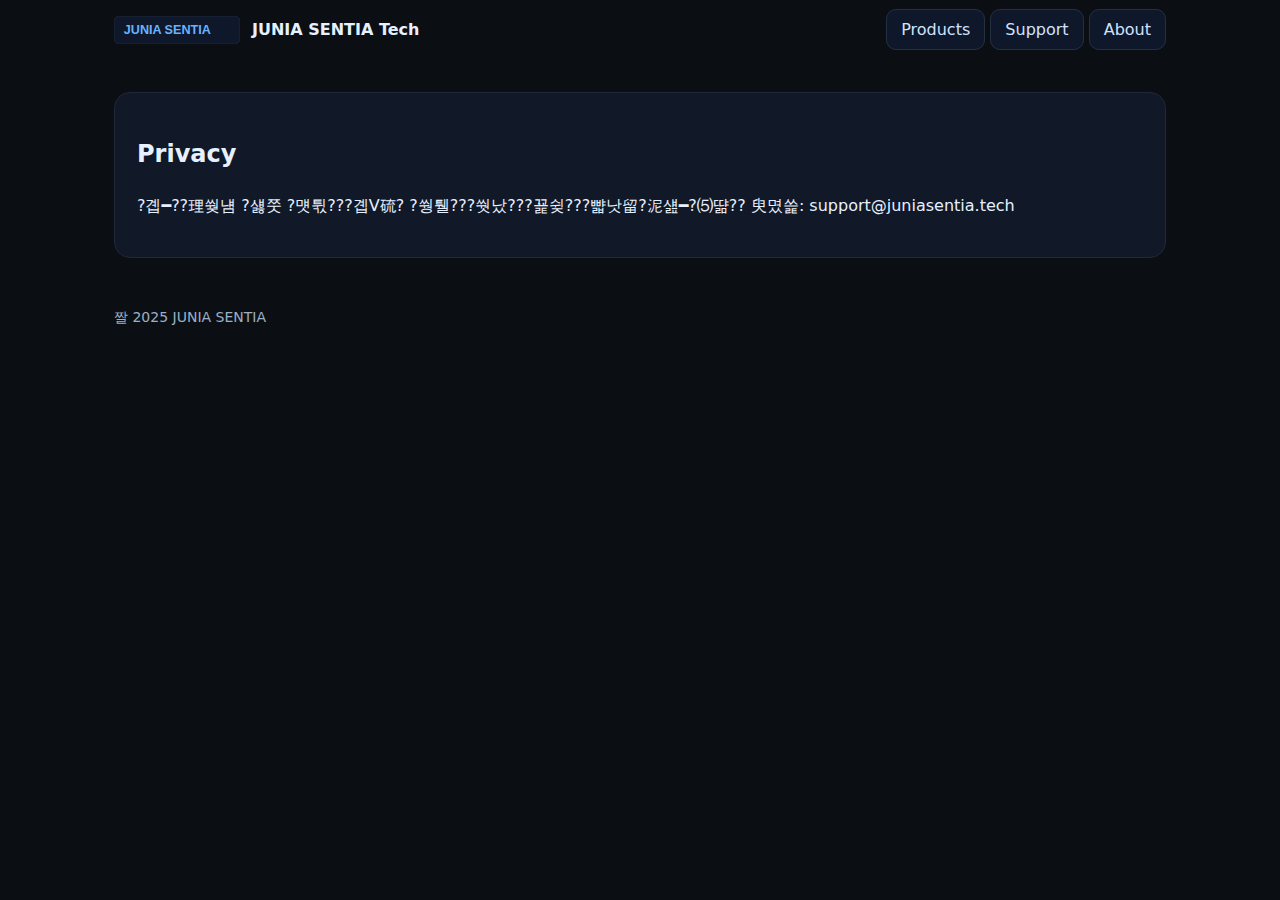
<file: privacy.html>
﻿<!doctype html><html lang="ko"><head>
<meta charset="utf-8"><meta name="viewport" content="width=device-width, initial-scale=1">
<title>Privacy ??JUNIA SENTIA Tech</title>
<link rel="icon" href="assets/favicon.ico"><link rel="stylesheet" href="assets/styles.css">
</head><body>

<nav>
  <div class="header">
    <div class="brand">
      <img src="assets/logo.svg" alt="JUNIA SENTIA">
      <strong>JUNIA SENTIA Tech</strong>
    </div>
    <div>
      <a class="btn" href="products.html">Products</a>
      <a class="btn" href="support.html">Support</a>
      <a class="btn" href="about.html">About</a>
    </div>
  </div>
</nav>

<div class="container">
  <div class="card"><h2>Privacy</h2>
  <p>?곕━??理쒖냼 ?섏쭛 ?먯튃???곕Ⅴ硫? ?쒕퉬???쒓났???꾩슂???뺣낫留?泥섎━?⑸땲?? 臾몄쓽: support@juniasentia.tech</p>
  </div>
</div>
<footer><div class="footer-note">짤 2025 JUNIA SENTIA</div></footer>
</body></html>
</file>
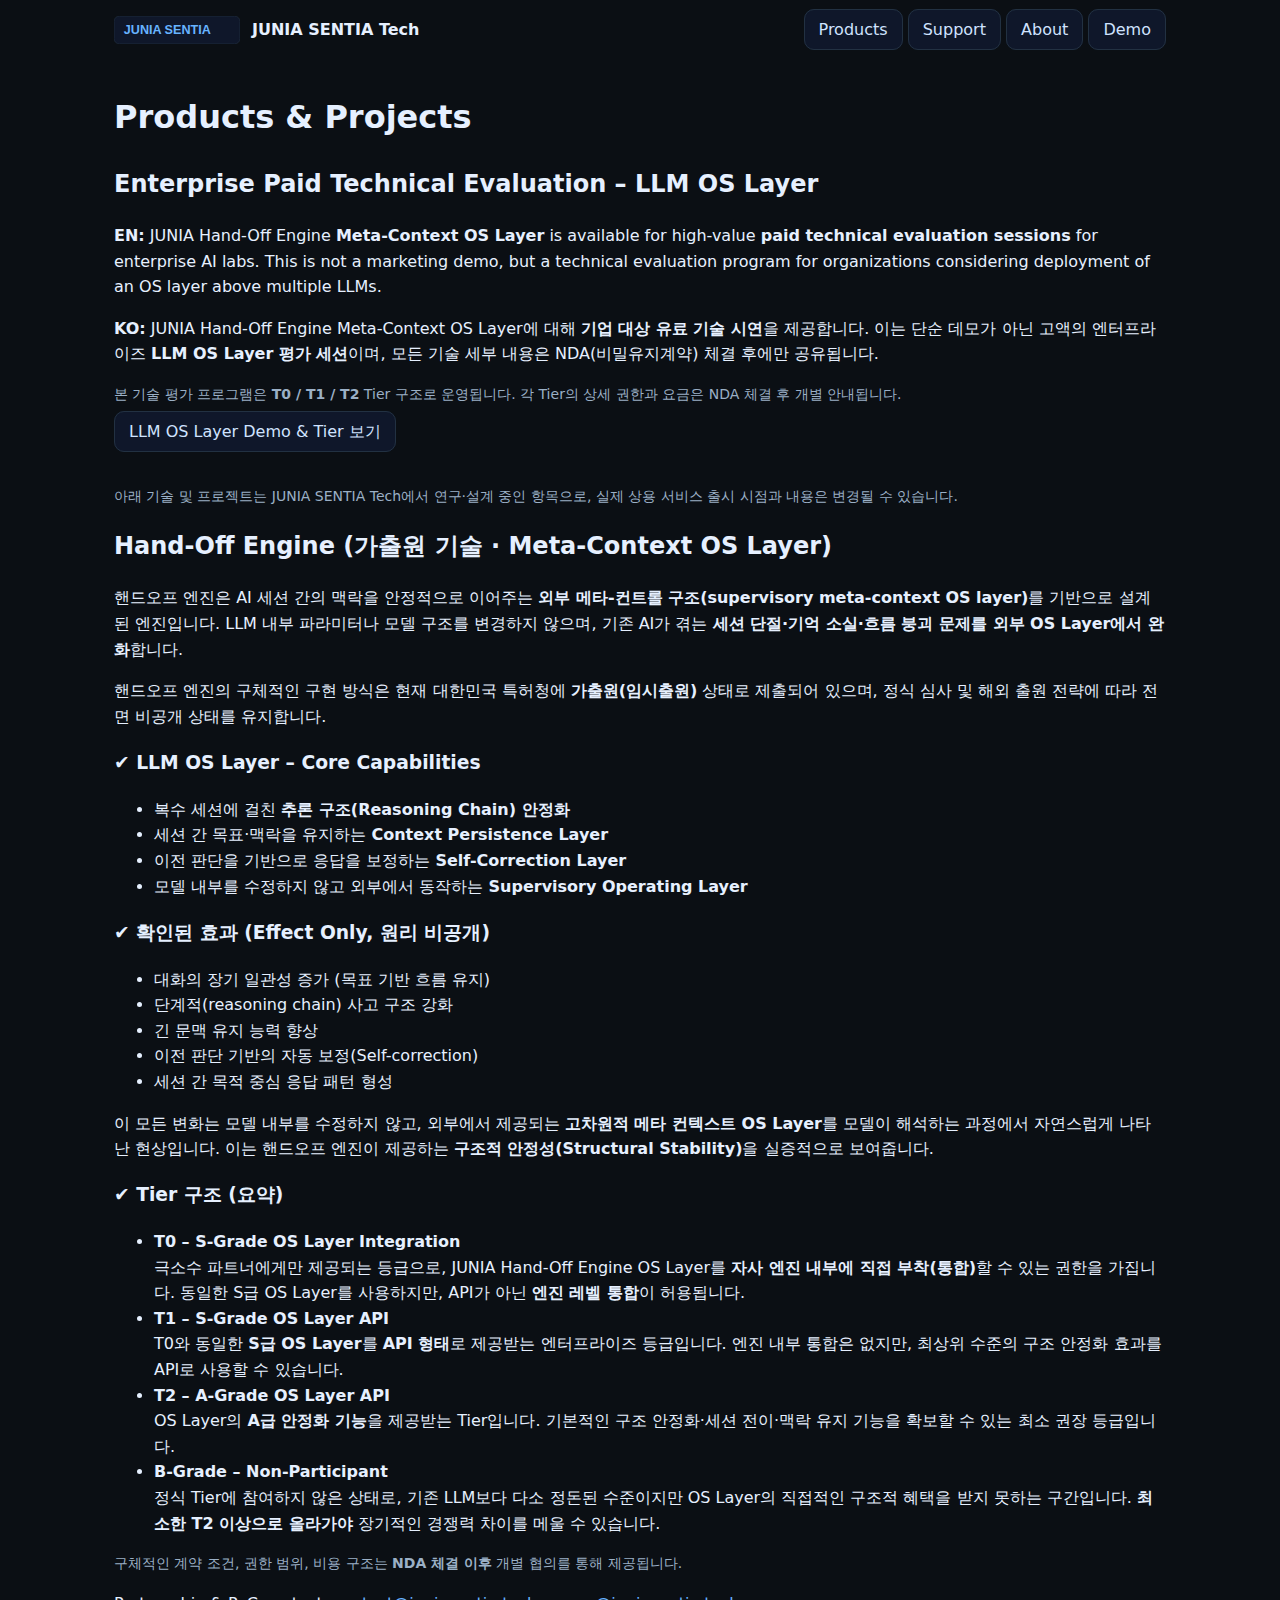
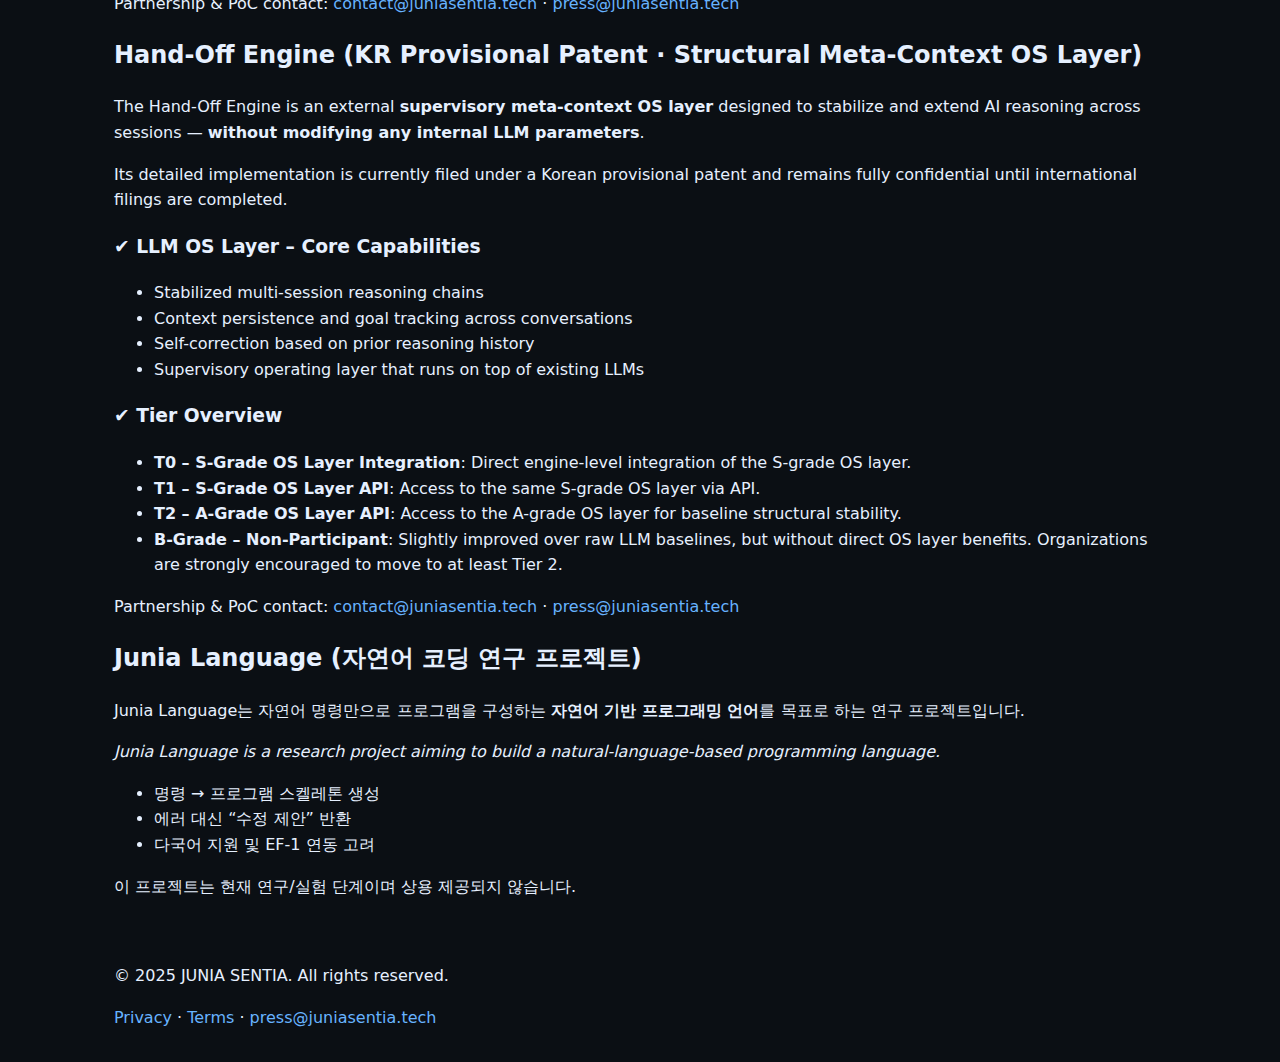
<file: products.html>
<!doctype html>
<html lang="ko">
<head>
  <meta charset="utf-8">
  <meta name="viewport" content="width=device-width, initial-scale=1">
  <title>Products – JUNIA SENTIA Tech</title>
  <link rel="icon" href="assets/favicon.ico">
  <link rel="stylesheet" href="assets/styles.css">
  <meta name="description" content="JUNIA SENTIA Tech Products – Hand-Off Engine Meta-Context OS Layer & Junia Language Research">
  <style>
    .btn {
      cursor: pointer;
      transition:
        background-color 0.18s ease,
        box-shadow 0.18s ease,
        transform 0.1s ease,
        filter 0.18s ease;
    }
    .btn:hover {
      filter: brightness(1.12);
      box-shadow: 0 0 0 1px rgba(255,255,255,0.2),
                  0 10px 22px rgba(0,0,0,0.55);
      transform: translateY(-1px);
    }
    .btn:active {
      transform: translateY(0);
      box-shadow: 0 0 0 1px rgba(255,255,255,0.15),
                  0 4px 10px rgba(0,0,0,0.4);
    }
  </style>
</head>

<body>
  <nav>
    <div class="header">
      <div class="brand">
        <img src="/assets/logo.svg" alt="JUNIA SENTIA">
        <strong>JUNIA SENTIA Tech</strong>
      </div>
      <div>
        <a class="btn" href="/products.html">Products</a>
        <a class="btn" href="/support.html">Support</a>
        <a class="btn" href="/about.html">About</a>
        <a class="btn" href="/demo.html">Demo</a>
      </div>
    </div>
  </nav>

  <main class="container">
    <h1>Products &amp; Projects</h1>

    <!-- Demo 안내 상단 블록 -->
    <section id="demo-intro" class="section" style="margin-bottom: 40px;">
      <h2>Enterprise Paid Technical Evaluation – LLM OS Layer</h2>

      <p>
        <strong>EN:</strong> JUNIA Hand-Off Engine <strong>Meta-Context OS Layer</strong> is available for high-value
        <strong>paid technical evaluation sessions</strong> for enterprise AI labs.
        This is not a marketing demo, but a technical evaluation program for organizations
        considering deployment of an OS layer above multiple LLMs.
      </p>

      <p>
        <strong>KO:</strong> JUNIA Hand-Off Engine Meta-Context OS Layer에 대해
        <strong>기업 대상 유료 기술 시연</strong>을 제공합니다.
        이는 단순 데모가 아닌 고액의 엔터프라이즈 <strong>LLM OS Layer 평가 세션</strong>이며,
        모든 기술 세부 내용은 NDA(비밀유지계약) 체결 후에만 공유됩니다.
      </p>

      <p class="footer-note">
        본 기술 평가 프로그램은 <strong>T0 / T1 / T2</strong> Tier 구조로 운영됩니다.
        각 Tier의 상세 권한과 요금은 NDA 체결 후 개별 안내됩니다.
      </p>

      <a class="btn" href="/demo.html">LLM OS Layer Demo &amp; Tier 보기</a>
    </section>

    <p class="footer-note">
      아래 기술 및 프로젝트는 JUNIA SENTIA Tech에서 연구·설계 중인 항목으로,
      실제 상용 서비스 출시 시점과 내용은 변경될 수 있습니다.
    </p>

    <!-- Hand-Off Engine -->
    <section id="handoff">
      <h2>Hand-Off Engine (가출원 기술 · Meta-Context OS Layer)</h2>

      <p>
        핸드오프 엔진은 AI 세션 간의 맥락을 안정적으로 이어주는
        <strong>외부 메타-컨트롤 구조(supervisory meta-context OS layer)</strong>를 기반으로 설계된 엔진입니다.
        LLM 내부 파라미터나 모델 구조를 변경하지 않으며,
        기존 AI가 겪는 <strong>세션 단절·기억 소실·흐름 붕괴 문제를 외부 OS Layer에서 완화</strong>합니다.
      </p>

      <p>
        핸드오프 엔진의 구체적인 구현 방식은 현재 대한민국 특허청에
        <strong>가출원(임시출원)</strong> 상태로 제출되어 있으며,
        정식 심사 및 해외 출원 전략에 따라 전면 비공개 상태를 유지합니다.
      </p>

      <h3>✔ LLM OS Layer – Core Capabilities</h3>
      <ul>
        <li>복수 세션에 걸친 <strong>추론 구조(Reasoning Chain) 안정화</strong></li>
        <li>세션 간 목표·맥락을 유지하는 <strong>Context Persistence Layer</strong></li>
        <li>이전 판단을 기반으로 응답을 보정하는 <strong>Self-Correction Layer</strong></li>
        <li>모델 내부를 수정하지 않고 외부에서 동작하는 <strong>Supervisory Operating Layer</strong></li>
      </ul>

      <h3>✔ 확인된 효과 (Effect Only, 원리 비공개)</h3>
      <ul>
        <li>대화의 장기 일관성 증가 (목표 기반 흐름 유지)</li>
        <li>단계적(reasoning chain) 사고 구조 강화</li>
        <li>긴 문맥 유지 능력 향상</li>
        <li>이전 판단 기반의 자동 보정(Self-correction)</li>
        <li>세션 간 목적 중심 응답 패턴 형성</li>
      </ul>

      <p>
        이 모든 변화는 모델 내부를 수정하지 않고,
        외부에서 제공되는 <strong>고차원적 메타 컨텍스트 OS Layer</strong>를
        모델이 해석하는 과정에서 자연스럽게 나타난 현상입니다.
        이는 핸드오프 엔진이 제공하는 <strong>구조적 안정성(Structural Stability)</strong>을
        실증적으로 보여줍니다.
      </p>

      <h3>✔ Tier 구조 (요약)</h3>
      <ul>
        <li><strong>T0 – S-Grade OS Layer Integration</strong><br>
          극소수 파트너에게만 제공되는 등급으로,
          JUNIA Hand-Off Engine OS Layer를 <strong>자사 엔진 내부에 직접 부착(통합)</strong>할 수 있는 권한을 가집니다.
          동일한 S급 OS Layer를 사용하지만, API가 아닌 <strong>엔진 레벨 통합</strong>이 허용됩니다.
        </li>
        <li><strong>T1 – S-Grade OS Layer API</strong><br>
          T0와 동일한 <strong>S급 OS Layer</strong>를
          <strong>API 형태</strong>로 제공받는 엔터프라이즈 등급입니다.
          엔진 내부 통합은 없지만, 최상위 수준의 구조 안정화 효과를 API로 사용할 수 있습니다.
        </li>
        <li><strong>T2 – A-Grade OS Layer API</strong><br>
          OS Layer의 <strong>A급 안정화 기능</strong>을 제공받는 Tier입니다.
          기본적인 구조 안정화·세션 전이·맥락 유지 기능을 확보할 수 있는 최소 권장 등급입니다.
        </li>
        <li><strong>B-Grade – Non-Participant</strong><br>
          정식 Tier에 참여하지 않은 상태로,
          기존 LLM보다 다소 정돈된 수준이지만 OS Layer의 직접적인 구조적 혜택을 받지 못하는 구간입니다.
          <strong>최소한 T2 이상으로 올라가야</strong> 장기적인 경쟁력 차이를 메울 수 있습니다.
        </li>
      </ul>

      <p class="footer-note">
        구체적인 계약 조건, 권한 범위, 비용 구조는
        <strong>NDA 체결 이후</strong> 개별 협의를 통해 제공됩니다.
      </p>

      <p>
        Partnership &amp; PoC contact:
        <a href="mailto:contact@juniasentia.tech">contact@juniasentia.tech</a> ·
        <a href="mailto:press@juniasentia.tech">press@juniasentia.tech</a>
      </p>
    </section>

    <!-- English Section -->
    <section>
      <h2>Hand-Off Engine (KR Provisional Patent · Structural Meta-Context OS Layer)</h2>

      <p>
        The Hand-Off Engine is an external
        <strong>supervisory meta-context OS layer</strong> designed to stabilize
        and extend AI reasoning across sessions —
        <strong>without modifying any internal LLM parameters</strong>.
      </p>

      <p>
        Its detailed implementation is currently filed under a Korean provisional patent
        and remains fully confidential until international filings are completed.
      </p>

      <h3>✔ LLM OS Layer – Core Capabilities</h3>
      <ul>
        <li>Stabilized multi-session reasoning chains</li>
        <li>Context persistence and goal tracking across conversations</li>
        <li>Self-correction based on prior reasoning history</li>
        <li>Supervisory operating layer that runs on top of existing LLMs</li>
      </ul>

      <h3>✔ Tier Overview</h3>
      <ul>
        <li><strong>T0 – S-Grade OS Layer Integration</strong>: Direct engine-level integration of the S-grade OS layer.</li>
        <li><strong>T1 – S-Grade OS Layer API</strong>: Access to the same S-grade OS layer via API.</li>
        <li><strong>T2 – A-Grade OS Layer API</strong>: Access to the A-grade OS layer for baseline structural stability.</li>
        <li><strong>B-Grade – Non-Participant</strong>: Slightly improved over raw LLM baselines, but without direct OS layer benefits.
          Organizations are strongly encouraged to move to at least Tier 2.</li>
      </ul>

      <p>
        Partnership &amp; PoC contact:
        <a href="mailto:contact@juniasentia.tech">contact@juniasentia.tech</a> ·
        <a href="mailto:press@juniasentia.tech">press@juniasentia.tech</a>
      </p>
    </section>

    <!-- Junia Language -->
    <section id="junior-language" class="section">
      <h2>Junia Language (자연어 코딩 연구 프로젝트)</h2>

      <p>
        Junia Language는 자연어 명령만으로 프로그램을 구성하는
        <strong>자연어 기반 프로그래밍 언어</strong>를 목표로 하는 연구 프로젝트입니다.
      </p>

      <p>
        <em>
          Junia Language is a research project aiming to build a natural-language-based programming language.
        </em>
      </p>

      <ul>
        <li>명령 → 프로그램 스켈레톤 생성</li>
        <li>에러 대신 “수정 제안” 반환</li>
        <li>다국어 지원 및 EF-1 연동 고려</li>
      </ul>

      <p class="note">
        이 프로젝트는 현재 연구/실험 단계이며 상용 제공되지 않습니다.
      </p>
    </section>

  </main>

  <footer class="footer">
    <p>© 2025 JUNIA SENTIA. All rights reserved.</p>
    <p>
      <a href="privacy.html">Privacy</a> ·
      <a href="terms.html">Terms</a> ·
      <a href="mailto:press@juniasentia.tech">press@juniasentia.tech</a>
    </p>
  </footer>
</body>
</html>
</file>
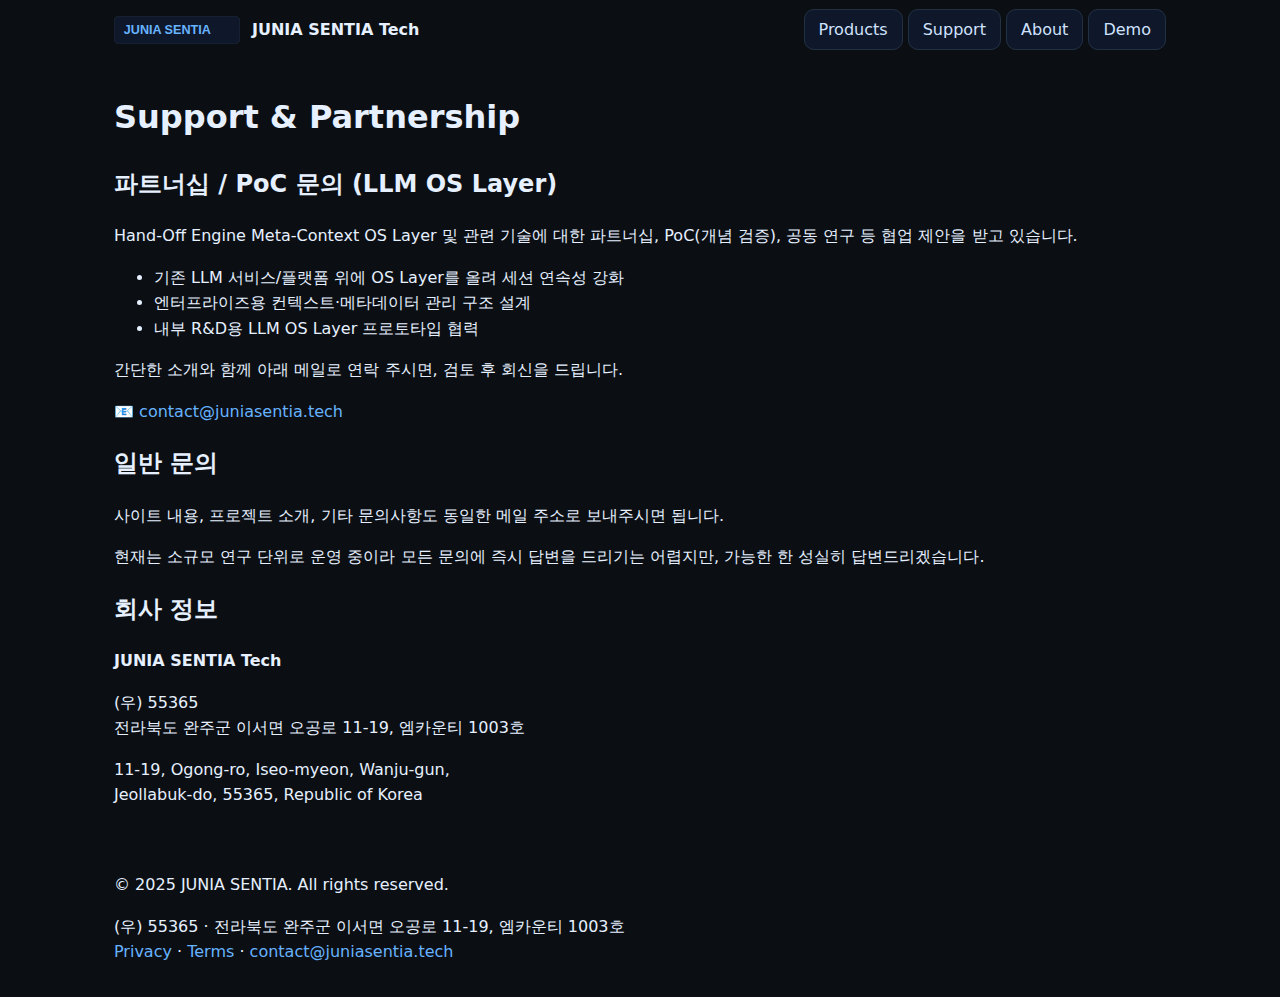
<file: support.html>
<!doctype html>
<html lang="ko">
<head>
  <meta charset="utf-8">
  <meta name="viewport" content="width=device-width, initial-scale=1">
  <title>Support – JUNIA SENTIA Tech</title>
  <link rel="icon" href="assets/favicon.ico">
  <link rel="stylesheet" href="assets/styles.css">
  <meta name="description" content="Support & Partnership – JUNIA SENTIA Tech (Hand-Off Engine Meta-Context OS Layer)">
  <style>
    .btn {
      cursor: pointer;
      transition:
        background-color 0.18s ease,
        box-shadow 0.18s ease,
        transform 0.1s ease,
        filter 0.18s ease;
    }
    .btn:hover {
      filter: brightness(1.12);
      box-shadow: 0 0 0 1px rgba(255,255,255,0.2),
                  0 10px 22px rgba(0,0,0,0.55);
      transform: translateY(-1px);
    }
    .btn:active {
      transform: translateY(0);
      box-shadow: 0 0 0 1px rgba(255,255,255,0.15),
                  0 4px 10px rgba(0,0,0,0.4);
    }
  </style>
</head>
<body>
  <nav>
    <div class="header">
      <div class="brand">
        <img src="/assets/logo.svg" alt="JUNIA SENTIA">
        <strong>JUNIA SENTIA Tech</strong>
      </div>
      <div>
        <a class="btn" href="/products.html">Products</a>
        <a class="btn" href="/support.html">Support</a>
        <a class="btn" href="/about.html">About</a>
        <a class="btn" href="/demo.html">Demo</a>
      </div>
    </div>
  </nav>

  <main class="container">
    <h1>Support &amp; Partnership</h1>

    <section class="section">
      <h2>파트너십 / PoC 문의 (LLM OS Layer)</h2>
      <p>
        Hand-Off Engine Meta-Context OS Layer 및 관련 기술에 대한
        파트너십, PoC(개념 검증), 공동 연구 등 협업 제안을 받고 있습니다.
      </p>
      <ul>
        <li>기존 LLM 서비스/플랫폼 위에 OS Layer를 올려 세션 연속성 강화</li>
        <li>엔터프라이즈용 컨텍스트·메타데이터 관리 구조 설계</li>
        <li>내부 R&amp;D용 LLM OS Layer 프로토타입 협력</li>
      </ul>
      <p>
        간단한 소개와 함께 아래 메일로 연락 주시면,
        검토 후 회신을 드립니다.
      </p>
      <p>
        📧 <a href="mailto:contact@juniasentia.tech">contact@juniasentia.tech</a>
      </p>
    </section>

    <section class="section">
      <h2>일반 문의</h2>
      <p>
        사이트 내용, 프로젝트 소개, 기타 문의사항도
        동일한 메일 주소로 보내주시면 됩니다.
      </p>
      <p class="note">
        현재는 소규모 연구 단위로 운영 중이라
        모든 문의에 즉시 답변을 드리기는 어렵지만,
        가능한 한 성실히 답변드리겠습니다.
      </p>
    </section>

    <section class="section">
      <h2>회사 정보</h2>
      <p><strong>JUNIA SENTIA Tech</strong></p>
      <p>
        (우) 55365<br>
        전라북도 완주군 이서면 오공로 11-19, 엠카운티 1003호
      </p>
      <p>
        11-19, Ogong-ro, Iseo-myeon, Wanju-gun,<br>
        Jeollabuk-do, 55365, Republic of Korea
      </p>
    </section>
  </main>

  <footer class="footer">
    <p>© 2025 JUNIA SENTIA. All rights reserved.</p>
    <p>
      (우) 55365 · 전라북도 완주군 이서면 오공로 11-19, 엠카운티 1003호<br>
      <a href="privacy.html">Privacy</a> ·
      <a href="terms.html">Terms</a> ·
      <a href="mailto:contact@juniasentia.tech">contact@juniasentia.tech</a>
    </p>
  </footer>
</body>
</html>
</file>
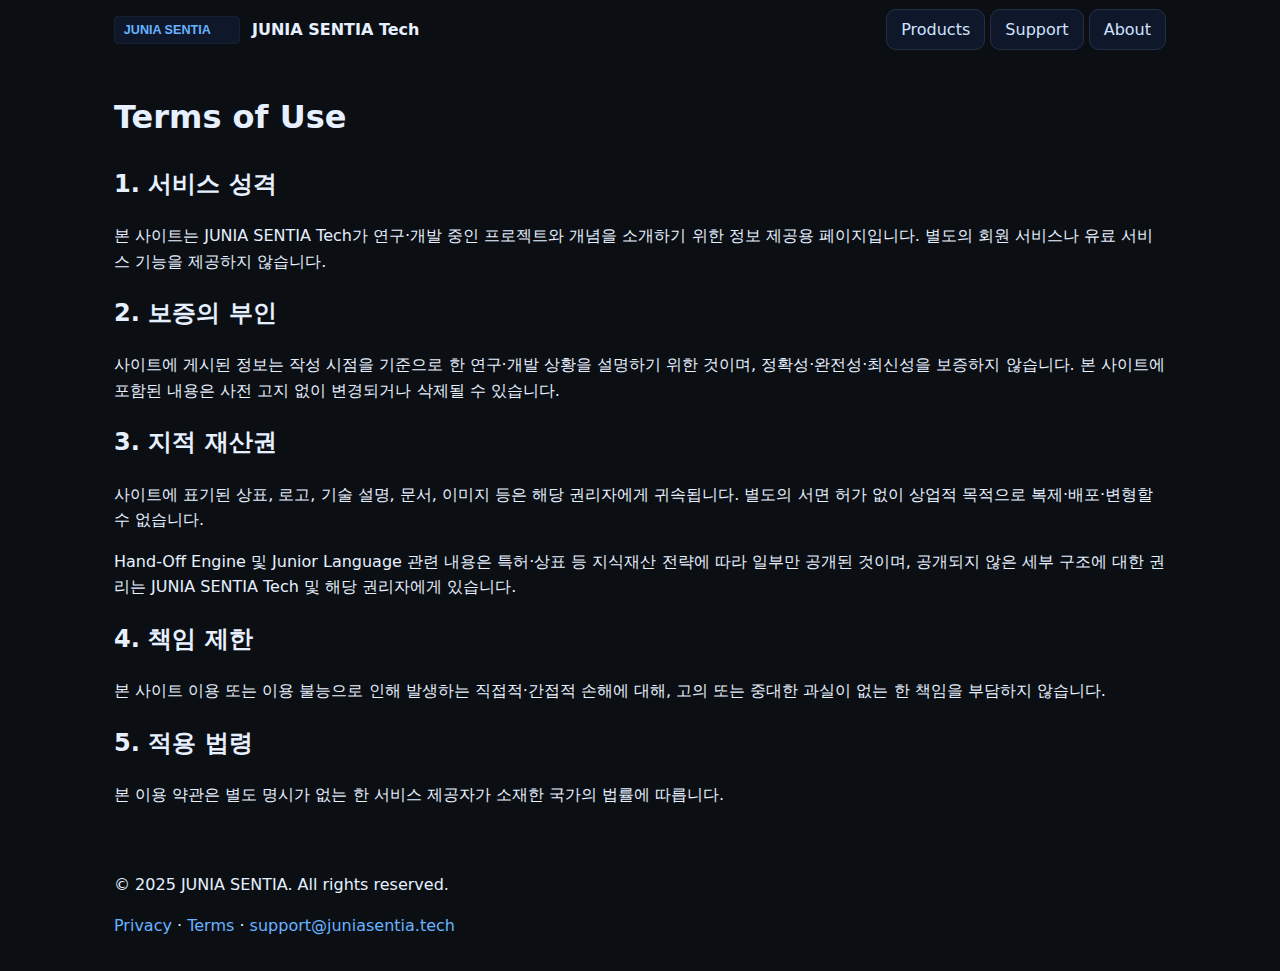
<file: terms.html>
﻿<!doctype html>
<html lang="ko">
<head>
  <meta charset="utf-8">
  <meta name="viewport" content="width=device-width, initial-scale=1">
  <title>Terms of Use – JUNIA SENTIA Tech</title>
  <link rel="icon" href="assets/favicon.ico">
  <link rel="stylesheet" href="assets/styles.css">
  <meta name="description" content="Terms of Use – JUNIA SENTIA Tech">
</head>
<body>
  <nav class="header">
    <div class="brand">
      <img src="assets/logo.svg" alt="JUNIA SENTIA">
      <strong>JUNIA SENTIA Tech</strong>
    </div>
    <div>
      <a class="btn" href="products.html">Products</a>
      <a class="btn" href="support.html">Support</a>
      <a class="btn" href="about.html">About</a>
    </div>
  </nav>

  <main class="container">
    <h1>Terms of Use</h1>

    <section class="section">
      <h2>1. 서비스 성격</h2>
      <p>
        본 사이트는 JUNIA SENTIA Tech가 연구·개발 중인
        프로젝트와 개념을 소개하기 위한 정보 제공용 페이지입니다.
        별도의 회원 서비스나 유료 서비스 기능을 제공하지 않습니다.
      </p>
    </section>

    <section class="section">
      <h2>2. 보증의 부인</h2>
      <p>
        사이트에 게시된 정보는 작성 시점을 기준으로 한
        연구·개발 상황을 설명하기 위한 것이며,
        정확성·완전성·최신성을 보증하지 않습니다.
        본 사이트에 포함된 내용은 사전 고지 없이
        변경되거나 삭제될 수 있습니다.
      </p>
    </section>

    <section class="section">
      <h2>3. 지적 재산권</h2>
      <p>
        사이트에 표기된 상표, 로고, 기술 설명, 문서, 이미지 등은
        해당 권리자에게 귀속됩니다.
        별도의 서면 허가 없이 상업적 목적으로 복제·배포·변형할 수 없습니다.
      </p>
      <p>
        Hand-Off Engine 및 Junior Language 관련 내용은
        특허·상표 등 지식재산 전략에 따라 일부만 공개된 것이며,
        공개되지 않은 세부 구조에 대한 권리는
        JUNIA SENTIA Tech 및 해당 권리자에게 있습니다.
      </p>
    </section>

    <section class="section">
      <h2>4. 책임 제한</h2>
      <p>
        본 사이트 이용 또는 이용 불능으로 인해 발생하는
        직접적·간접적 손해에 대해, 고의 또는 중대한 과실이 없는 한
        책임을 부담하지 않습니다.
      </p>
    </section>

    <section class="section">
      <h2>5. 적용 법령</h2>
      <p>
        본 이용 약관은 별도 명시가 없는 한
        서비스 제공자가 소재한 국가의 법률에 따릅니다.
      </p>
    </section>
  </main>

  <footer class="footer">
    <p>© 2025 JUNIA SENTIA. All rights reserved.</p>
    <p>
      <a href="privacy.html">Privacy</a> ·
      <a href="terms.html">Terms</a> ·
      <a href="mailto:support@juniasentia.tech">support@juniasentia.tech</a>
    </p>
  </footer>
</body>
</html>
</file>
<file: assets/styles.css>
:root{--bg:#0b0f14;--fg:#e6f0ff;--muted:#9bb0c6;--primary:#67b3ff;--card:#111827;}
*{box-sizing:border-box}body{margin:0;background:var(--bg);color:var(--fg);font:16px/1.6 system-ui,Segoe UI,Apple SD Gothic Neo,Malgun Gothic,sans-serif}
a{color:var(--primary);text-decoration:none}
nav,footer{max-width:1100px;margin:0 auto;padding:16px 24px}
.header{display:flex;align-items:center;justify-content:space-between}
.brand{display:flex;align-items:center;gap:12px}
.brand img{height:28px}
.btn{padding:10px 14px;border:1px solid #223142;border-radius:10px;background:#0f172a;color:#cfe3ff}
.container{max-width:1100px;margin:32px auto;padding:0 24px}
.card{background:var(--card);border:1px solid #1f2937;border-radius:16px;padding:22px;margin:16px 0}
.grid{display:grid;gap:16px}
.grid.cols-3{grid-template-columns:repeat(auto-fit,minmax(260px,1fr))}
.hero{padding:56px 0}
.footer-note{color:var(--muted);font-size:14px}
.tag{font-size:12px;color:#bcd0ea;border:1px solid #1f3550;border-radius:999px;padding:4px 10px}
</file>
